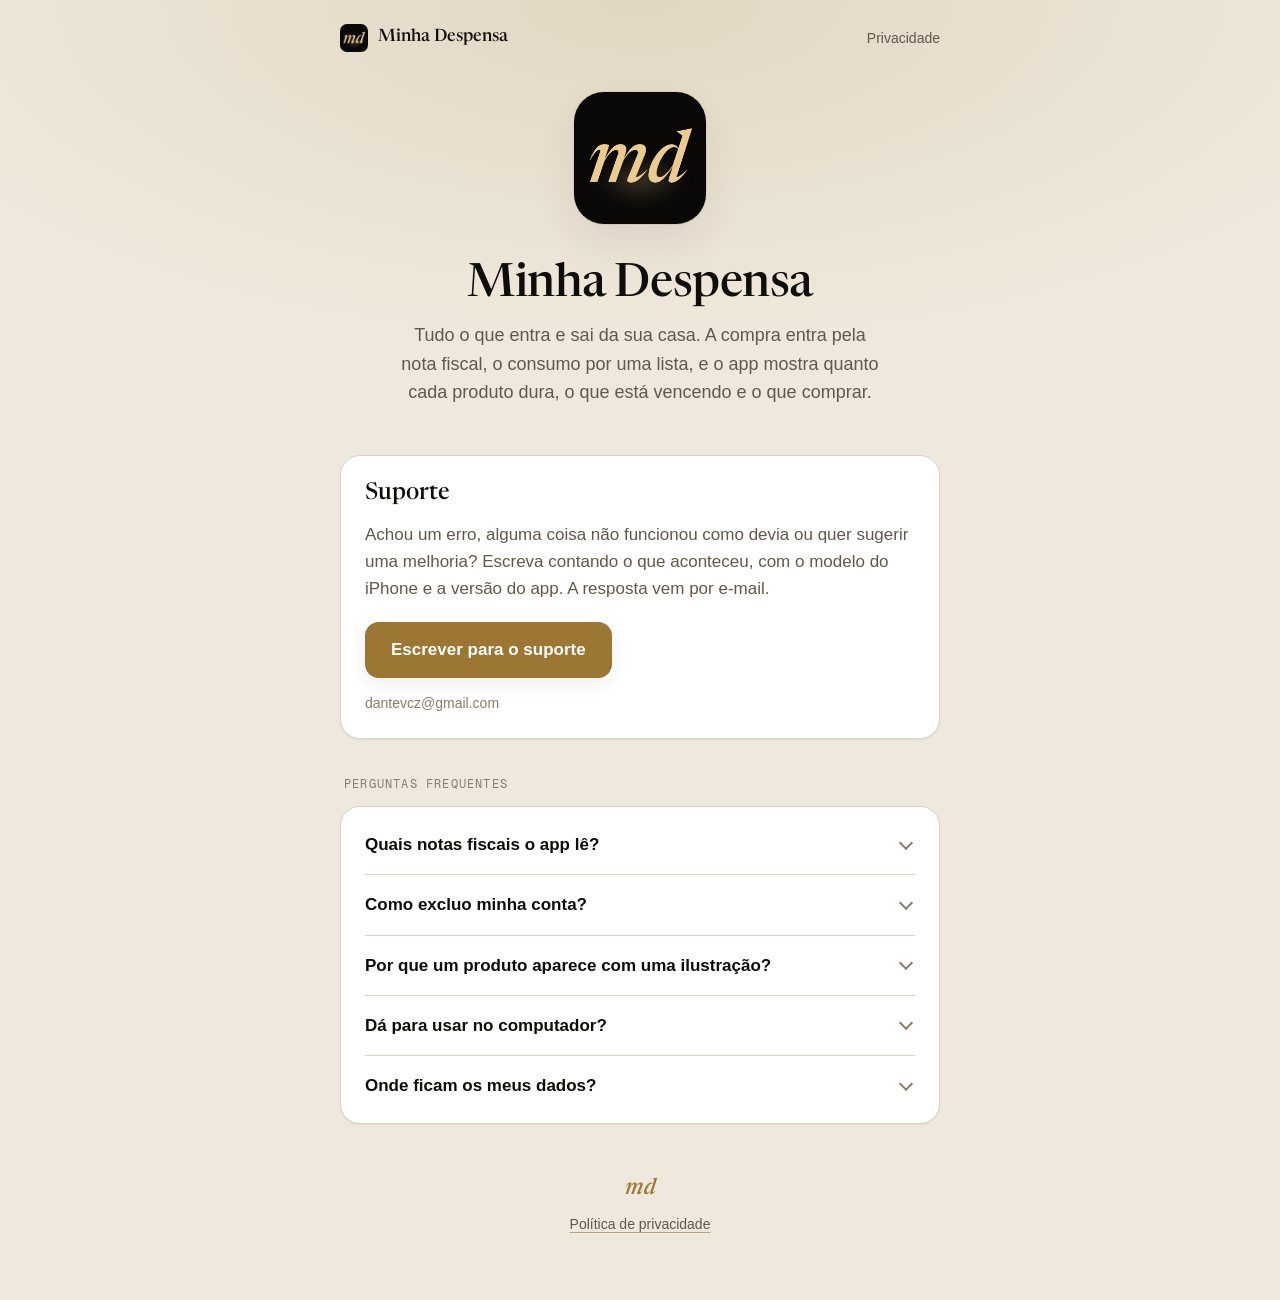
<file: index.html>
<!doctype html>
<html lang="pt-BR">
<head>
<meta charset="utf-8">
<meta name="viewport" content="width=device-width, initial-scale=1">
<title>Minha Despensa · Suporte</title>
<meta name="description" content="Suporte do Minha Despensa, o app que acompanha o que entra e sai da sua casa, da nota fiscal ao fim de cada produto.">
<meta name="theme-color" content="#efe9dd" media="(prefers-color-scheme: light)">
<meta name="theme-color" content="#090807" media="(prefers-color-scheme: dark)">
<link rel="icon" type="image/png" href="favicon.png">
<link rel="apple-touch-icon" href="apple-touch-icon.png">
<link rel="preload" href="fontes/Newsreader-Medium.woff2" as="font" type="font/woff2" crossorigin>
<link rel="stylesheet" href="style.css">
</head>
<body>
<main>
<header class="topo">
  <a class="marca" href="./"><img src="icone.png" alt="">Minha Despensa</a>
  <nav><a href="privacidade.html">Privacidade</a></nav>
</header>

<section class="abertura">
  <img src="icone.png" alt="Ícone do Minha Despensa: as letras md em dourado sobre fundo preto">
  <h1>Minha Despensa</h1>
  <p class="chamada">Tudo o que entra e sai da sua casa. A compra entra pela nota fiscal, o consumo por uma lista, e o app mostra quanto cada produto dura, o&nbsp;que está vencendo e o&nbsp;que comprar.</p>
</section>

<section class="painel">
  <h2>Suporte</h2>
  <p>Achou um erro, alguma coisa não funcionou como devia ou quer sugerir uma melhoria? Escreva contando o que aconteceu, com o modelo do iPhone e a versão do app. A resposta vem por e-mail.</p>
  <a class="botao" href="mailto:dantevcz@gmail.com?subject=Minha%20Despensa&amp;body=iPhone%20%28ex.%3A%20iPhone%2015%29%3A%0AVers%C3%A3o%20do%20iOS%3A%0AVers%C3%A3o%20do%20app%3A%0A%0AO%20que%20aconteceu%3A%0A%0AO%20que%20voc%C3%AA%20esperava%3A%0A">Escrever para o suporte</a>
  <p class="nota">dantevcz@gmail.com</p>
</section>

<p class="rotulo">Perguntas frequentes</p>
<section class="painel perguntas">
  <details>
    <summary>Quais notas fiscais o app lê?</summary>
    <p>A NFC-e, a nota fiscal de consumidor que traz um QR Code no rodapé. O app lê o QR Code, consulta a nota na Secretaria da Fazenda do estado e monta a compra com as linhas da nota, para você revisar antes de salvar. Se a consulta não entregar a nota, dá para fotografá-la ou montar a compra à mão.</p>
  </details>
  <details>
    <summary>Como excluo minha conta?</summary>
    <p>Em Mais &gt; Conta &gt; Excluir conta, no app ou na versão web. A conta e tudo o que você registrou nela, de compras e notas a receitas e fotos, são apagados na hora, sem volta. Se você entrou com a Apple, a Apple pede a sua confirmação antes.</p>
  </details>
  <details>
    <summary>Por que um produto aparece com uma ilustração?</summary>
    <p>É a ilustração da categoria, que fica no lugar da foto enquanto o app não acha a do produto. A foto é procurada pelo código de barras e pelo nome, e você pode tirar a sua na tela do produto.</p>
  </details>
  <details>
    <summary>Dá para usar no computador?</summary>
    <p>Sim. A <a href="https://www.dantevicenzo.com/app/minhadespensa">versão web</a> tem as mesmas telas e entra com a mesma conta. No celular, ela pode ser instalada na tela de início.</p>
  </details>
  <details>
    <summary>Onde ficam os meus dados?</summary>
    <p>No servidor do Minha Despensa, ligados à sua conta, para a mesma despensa aparecer no iPhone e na versão web. Nada é vendido nem usado para anúncios. Os detalhes estão na <a href="privacidade.html">política de privacidade</a>.</p>
  </details>
</section>

<footer>
  <span class="monograma" aria-hidden="true">md</span>
  <a href="privacidade.html">Política de privacidade</a>
</footer>
</main>
</body>
</html>
</file>
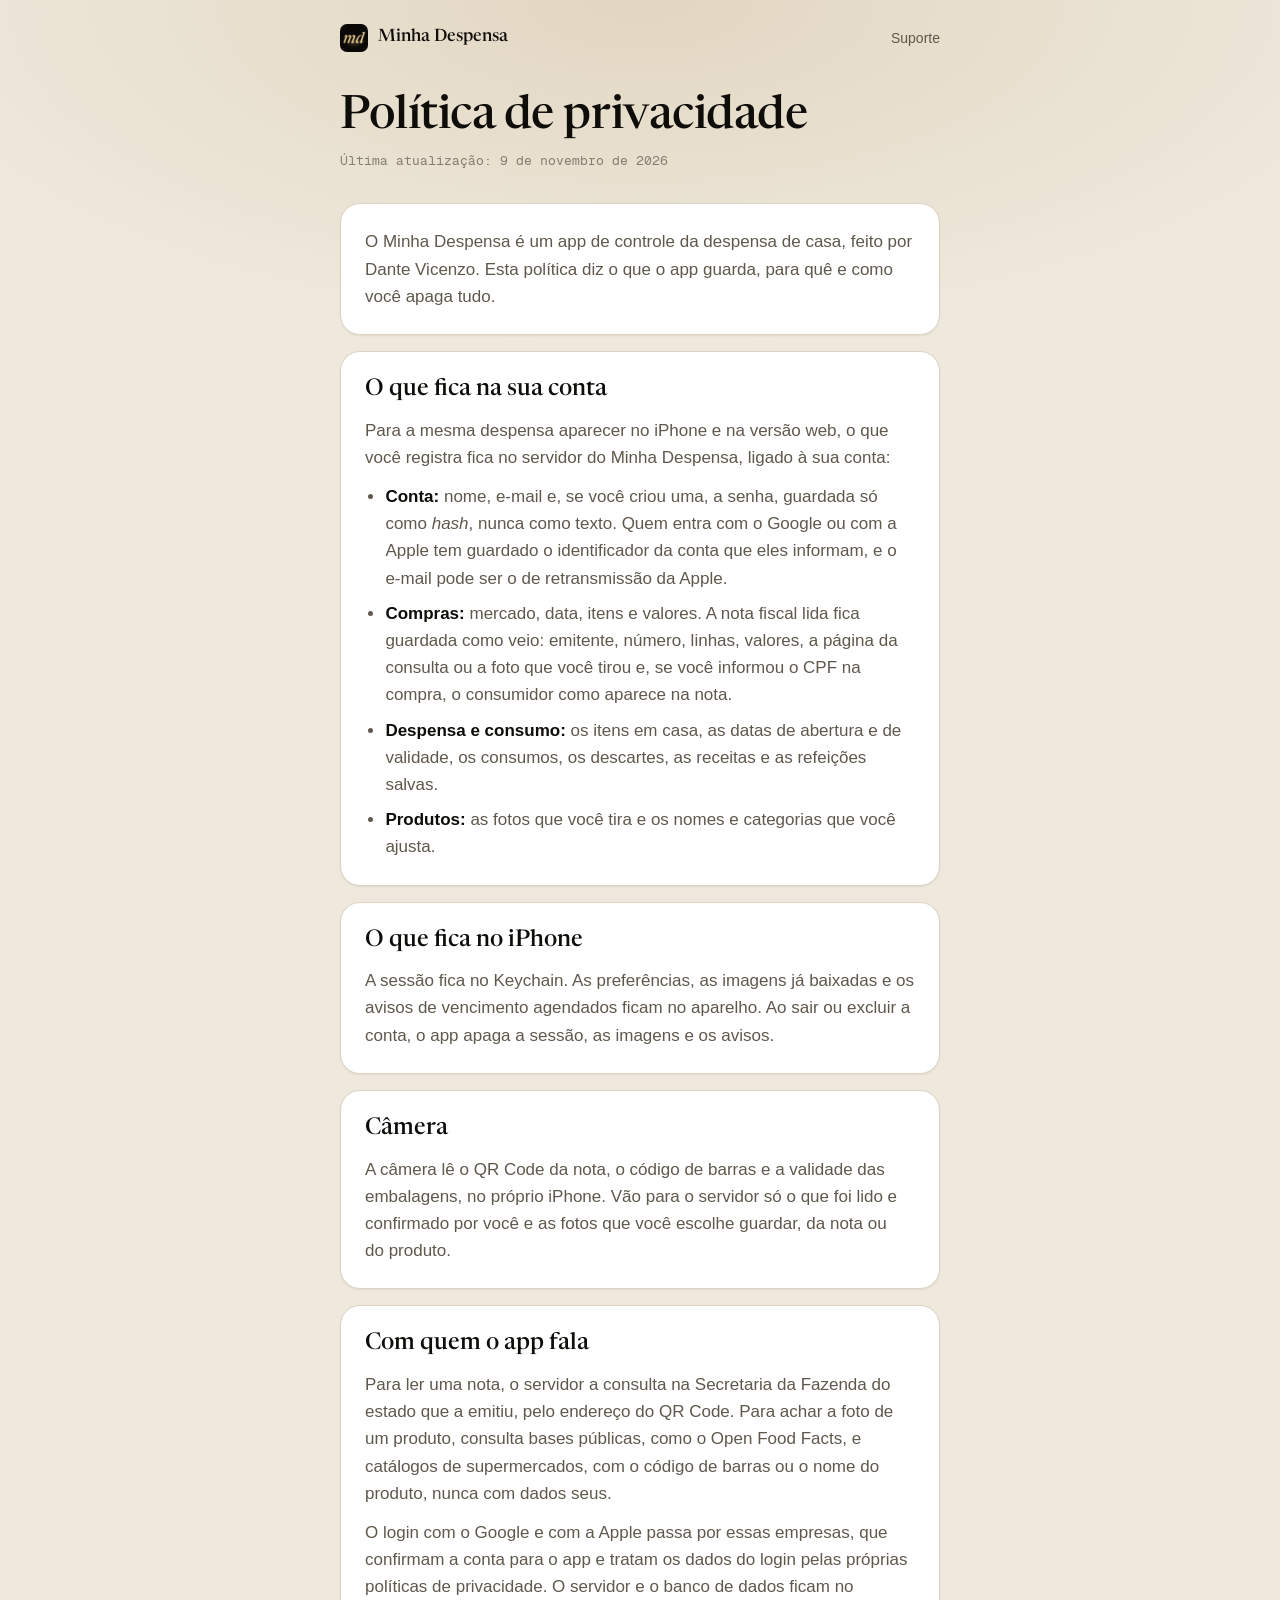
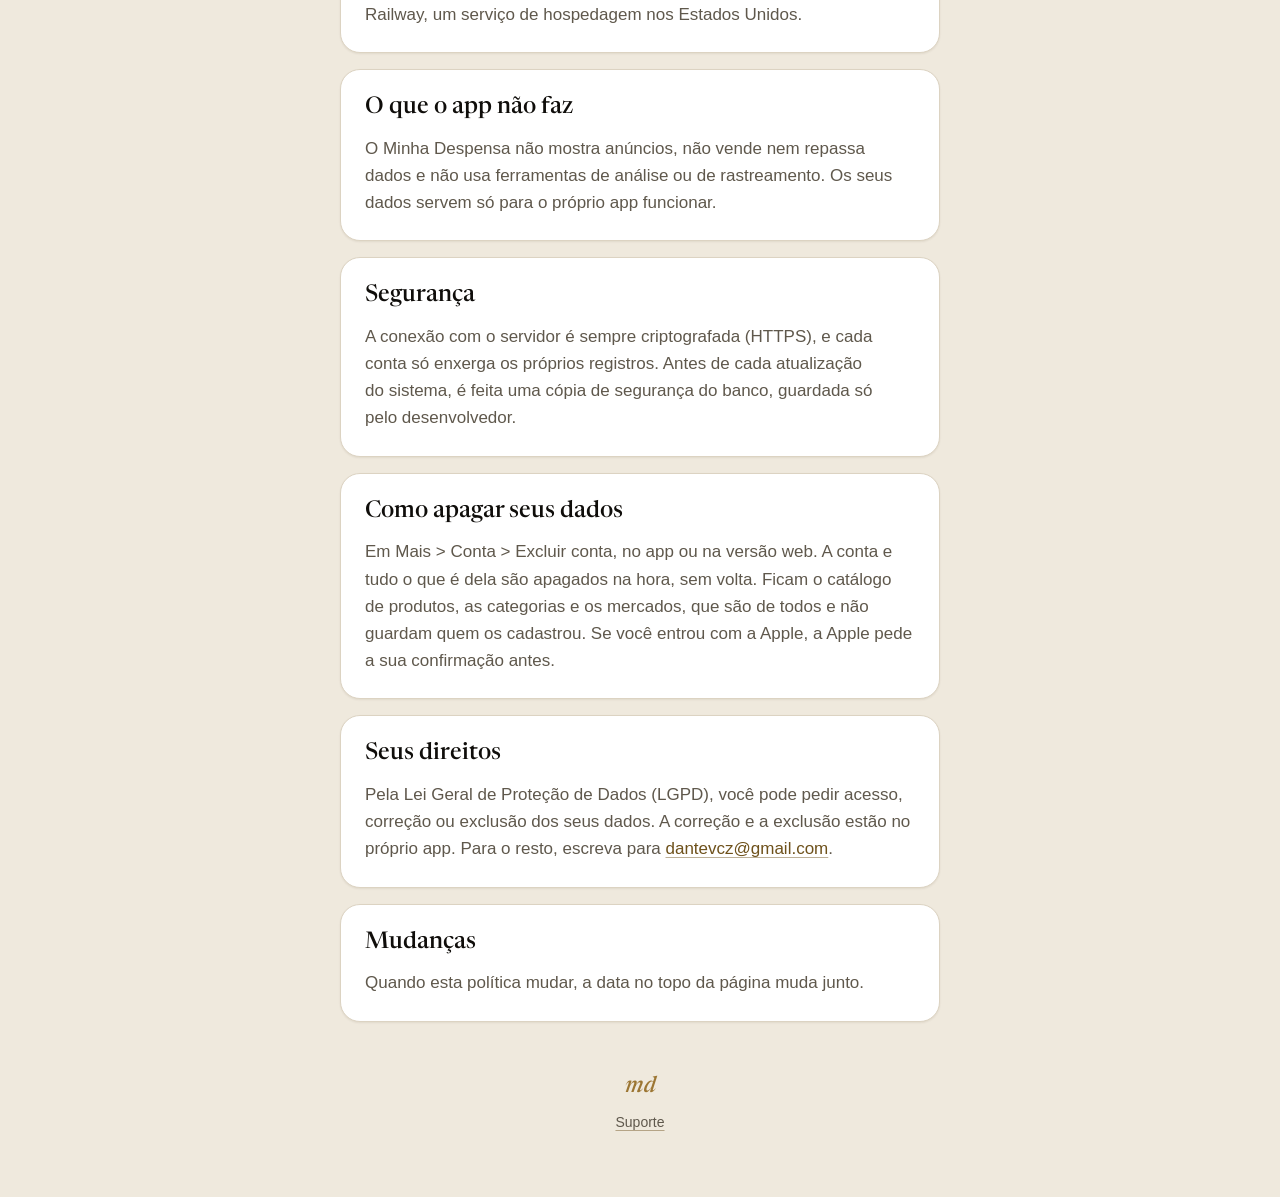
<file: privacidade.html>
<!doctype html>
<html lang="pt-BR">
<head>
<meta charset="utf-8">
<meta name="viewport" content="width=device-width, initial-scale=1">
<title>Minha Despensa · Privacidade</title>
<meta name="description" content="Política de privacidade do Minha Despensa: o que o app guarda, para quê e como apagar.">
<meta name="theme-color" content="#efe9dd" media="(prefers-color-scheme: light)">
<meta name="theme-color" content="#090807" media="(prefers-color-scheme: dark)">
<link rel="icon" type="image/png" href="favicon.png">
<link rel="apple-touch-icon" href="apple-touch-icon.png">
<link rel="preload" href="fontes/Newsreader-Medium.woff2" as="font" type="font/woff2" crossorigin>
<link rel="stylesheet" href="style.css">
</head>
<body>
<main>
<header class="topo">
  <a class="marca" href="./"><img src="icone.png" alt="">Minha Despensa</a>
  <nav><a href="./">Suporte</a></nav>
</header>

<h1 class="titulo-da-pagina">Política de privacidade</h1>
<p class="atualizada">Última atualização: 9 de novembro de 2026</p>

<section class="painel">
  <p>O Minha Despensa é um app de controle da despensa de casa, feito por Dante Vicenzo. Esta política diz o que o app guarda, para quê e como você apaga tudo.</p>
</section>

<section class="painel">
  <h2>O que fica na sua conta</h2>
  <p>Para a mesma despensa aparecer no iPhone e na versão web, o que você registra fica no servidor do Minha Despensa, ligado à sua conta:</p>
  <ul>
    <li><strong>Conta:</strong> nome, e-mail e, se você criou uma, a senha, guardada só como <em>hash</em>, nunca como texto. Quem entra com o Google ou com a Apple tem guardado o identificador da conta que eles informam, e o e-mail pode ser o de retransmissão da Apple.</li>
    <li><strong>Compras:</strong> mercado, data, itens e valores. A nota fiscal lida fica guardada como veio: emitente, número, linhas, valores, a página da consulta ou a foto que você tirou e, se você informou o CPF na compra, o consumidor como aparece na nota.</li>
    <li><strong>Despensa e consumo:</strong> os itens em casa, as datas de abertura e de validade, os consumos, os descartes, as receitas e as refeições salvas.</li>
    <li><strong>Produtos:</strong> as fotos que você tira e os nomes e categorias que você ajusta.</li>
  </ul>
</section>

<section class="painel">
  <h2>O que fica no iPhone</h2>
  <p>A sessão fica no Keychain. As preferências, as imagens já baixadas e os avisos de vencimento agendados ficam no aparelho. Ao sair ou excluir a conta, o app apaga a sessão, as imagens e os avisos.</p>
</section>

<section class="painel">
  <h2>Câmera</h2>
  <p>A câmera lê o QR Code da nota, o código de barras e a validade das embalagens, no próprio iPhone. Vão para o servidor só o que foi lido e confirmado por você e as fotos que você escolhe guardar, da nota ou do produto.</p>
</section>

<section class="painel">
  <h2>Com quem o app fala</h2>
  <p>Para ler uma nota, o servidor a consulta na Secretaria da Fazenda do estado que a emitiu, pelo endereço do QR Code. Para achar a foto de um produto, consulta bases públicas, como o Open Food Facts, e catálogos de supermercados, com o código de barras ou o nome do produto, nunca com dados seus.</p>
  <p>O login com o Google e com a Apple passa por essas empresas, que confirmam a conta para o app e tratam os dados do login pelas próprias políticas de privacidade. O servidor e o banco de dados ficam no Railway, um serviço de hospedagem nos Estados Unidos.</p>
</section>

<section class="painel">
  <h2>O que o app não faz</h2>
  <p>O Minha Despensa não mostra anúncios, não vende nem repassa dados e não usa ferramentas de análise ou de rastreamento. Os seus dados servem só para o próprio app funcionar.</p>
</section>

<section class="painel">
  <h2>Segurança</h2>
  <p>A conexão com o servidor é sempre criptografada (HTTPS), e cada conta só enxerga os próprios registros. Antes de cada atualização do sistema, é feita uma cópia de segurança do banco, guardada só pelo desenvolvedor.</p>
</section>

<section class="painel">
  <h2>Como apagar seus dados</h2>
  <p>Em Mais &gt; Conta &gt; Excluir conta, no app ou na versão web. A conta e tudo o que é dela são apagados na hora, sem volta. Ficam o catálogo de produtos, as categorias e os mercados, que são de todos e não guardam quem os cadastrou. Se você entrou com a Apple, a Apple pede a sua confirmação antes.</p>
</section>

<section class="painel">
  <h2>Seus direitos</h2>
  <p>Pela Lei Geral de Proteção de Dados (LGPD), você pode pedir acesso, correção ou exclusão dos seus dados. A correção e a exclusão estão no próprio app. Para o resto, escreva para <a href="mailto:dantevcz@gmail.com?subject=Minha%20Despensa%3A%20privacidade">dantevcz@gmail.com</a>.</p>
</section>

<section class="painel">
  <h2>Mudanças</h2>
  <p>Quando esta política mudar, a data no topo da página muda junto.</p>
</section>

<footer>
  <span class="monograma" aria-hidden="true">md</span>
  <a href="./">Suporte</a>
</footer>
</main>
</body>
</html>
</file>
<file: style.css>
/* Páginas públicas do Minha Despensa (suporte e política de privacidade).
   Cores e fontes dos tokens do app (web/src/design/tokens.css), no claro e no escuro. */
@font-face {
  font-family: "Newsreader";
  src: url("fontes/Newsreader-Medium.woff2") format("woff2");
  font-weight: 500;
  font-style: normal;
  font-display: swap;
}

@font-face {
  font-family: "Newsreader";
  src: url("fontes/Newsreader-MediumItalic-md.woff2") format("woff2");
  font-weight: 500;
  font-style: italic;
  font-display: swap;
}

@font-face {
  font-family: "Geist Mono";
  src: url("fontes/GeistMono-Regular.woff2") format("woff2");
  font-weight: 400;
  font-style: normal;
  font-display: swap;
}

:root {
  --fundo: #efe9dd;
  --superficie: #ffffff;
  --superficie-elevada: #e3dbcb;
  --texto: #0f0d0a;
  --texto-secundario: #5f584c;
  --texto-terciario: #857d6f;
  --borda: #dcd3c2;
  --destaque: #9c7633;
  --destaque-texto: #6e511b;
  --sobre-destaque: #ffffff;
  --sombra: rgba(61, 43, 15, 0.08);
  --brilho: rgba(156, 118, 51, 0.16);
  --titulo: "Newsreader", "Iowan Old Style", "Palatino", Georgia, serif;
  --texto-corrido: -apple-system, BlinkMacSystemFont, "SF Pro Text", "Segoe UI", Roboto, "Helvetica Neue", Arial, sans-serif;
  --mono: "Geist Mono", ui-monospace, "SF Mono", Menlo, monospace;
  color-scheme: light dark;
}

@media (prefers-color-scheme: dark) {
  :root {
    --fundo: #090807;
    --superficie: #1d1b17;
    --superficie-elevada: #312d27;
    --texto: #fbf8f1;
    --texto-secundario: #b0a898;
    --texto-terciario: #857d6f;
    --borda: #34302a;
    --destaque: #ebcb8f;
    --destaque-texto: #ebcb8f;
    --sobre-destaque: #090807;
    --sombra: rgba(0, 0, 0, 0.4);
    --brilho: rgba(235, 203, 143, 0.1);
  }
}

* {
  box-sizing: border-box;
}

html {
  background: var(--fundo);
}

body {
  margin: 0;
  min-height: 100vh;
  color: var(--texto);
  font-family: var(--texto-corrido);
  font-size: 17px;
  line-height: 1.6;
  -webkit-font-smoothing: antialiased;
  text-rendering: optimizeLegibility;
  background:
    radial-gradient(90% 55% at 50% 0%, var(--brilho) 0%, transparent 70%),
    var(--fundo);
  background-attachment: fixed;
}

main {
  max-width: 640px;
  margin: 0 auto;
  padding: 24px 20px 64px;
}

a {
  color: var(--destaque-texto);
  text-decoration-color: color-mix(in srgb, var(--destaque-texto) 45%, transparent);
  text-underline-offset: 3px;
}

a:hover {
  text-decoration-color: currentColor;
}

:focus-visible {
  outline: 2px solid var(--destaque);
  outline-offset: 3px;
  border-radius: 6px;
}

.topo {
  display: flex;
  justify-content: space-between;
  align-items: center;
  margin-bottom: 40px;
  font-size: 14px;
}

.marca {
  display: inline-flex;
  align-items: center;
  gap: 10px;
  color: var(--texto);
  font-family: var(--titulo);
  font-size: 17px;
  font-weight: 500;
  text-decoration: none;
}

.marca img {
  width: 28px;
  height: 28px;
  border-radius: 7px;
}

.topo nav a {
  color: var(--texto-secundario);
  text-decoration: none;
}

.topo nav a:hover {
  color: var(--texto);
}

.abertura {
  text-align: center;
  margin: 8px 0 48px;
}

.abertura img {
  width: 132px;
  height: 132px;
  border-radius: 30px;
  box-shadow: 0 18px 40px var(--sombra), 0 0 0 1px var(--borda);
}

h1 {
  margin: 28px 0 10px;
  font-family: var(--titulo);
  font-size: clamp(36px, 8vw, 46px);
  font-weight: 500;
  line-height: 1.1;
  letter-spacing: -0.01em;
}

.chamada {
  margin: 0 auto;
  max-width: 30em;
  color: var(--texto-secundario);
  font-size: 18px;
  text-wrap: balance;
}

h2 {
  margin: 0 0 12px;
  font-family: var(--titulo);
  font-size: 23px;
  font-weight: 500;
  line-height: 1.25;
}

.titulo-da-pagina {
  margin: 0 0 8px;
}

.atualizada {
  margin: 0 0 32px;
  color: var(--texto-terciario);
  font-family: var(--mono);
  font-size: 13px;
}

.painel {
  margin: 0 0 16px;
  padding: 24px;
  background: var(--superficie);
  border: 1px solid var(--borda);
  border-radius: 20px;
  box-shadow: 0 1px 2px var(--sombra);
}

.painel p,
.painel li {
  color: var(--texto-secundario);
}

.painel p {
  margin: 0 0 12px;
  text-wrap: pretty;
}

.painel p:last-child,
.painel ul:last-child {
  margin-bottom: 0;
}

.painel ul {
  margin: 0 0 12px;
  padding-left: 1.2em;
}

.painel li + li {
  margin-top: 8px;
}

.painel strong {
  color: var(--texto);
  font-weight: 600;
}

.rotulo {
  margin: 36px 0 12px 4px;
  color: var(--texto-terciario);
  font-family: var(--mono);
  font-size: 12px;
  letter-spacing: 0.1em;
  text-transform: uppercase;
}

.botao {
  display: inline-block;
  margin-top: 8px;
  padding: 14px 26px;
  color: var(--sobre-destaque);
  background: var(--destaque);
  border-radius: 14px;
  font-size: 17px;
  font-weight: 600;
  text-decoration: none;
  box-shadow: 0 6px 18px var(--sombra);
  transition: transform 0.15s ease, box-shadow 0.15s ease;
}

.botao:hover {
  transform: translateY(-1px);
  box-shadow: 0 10px 24px var(--sombra);
}

.nota {
  margin-top: 14px !important;
  color: var(--texto-terciario) !important;
  font-size: 14px;
}

details {
  border-top: 1px solid var(--borda);
}

details:first-of-type {
  border-top: none;
}

summary {
  position: relative;
  padding: 16px 32px 16px 0;
  cursor: pointer;
  list-style: none;
  font-weight: 600;
}

summary::-webkit-details-marker {
  display: none;
}

summary::after {
  content: "";
  position: absolute;
  right: 4px;
  top: 50%;
  width: 8px;
  height: 8px;
  border-right: 2px solid var(--texto-terciario);
  border-bottom: 2px solid var(--texto-terciario);
  transform: translateY(-70%) rotate(45deg);
  transition: transform 0.2s ease;
}

details[open] summary::after {
  transform: translateY(-30%) rotate(-135deg);
}

details p {
  margin: 0 0 16px !important;
}

.perguntas {
  padding-top: 8px;
  padding-bottom: 8px;
}

footer {
  margin-top: 48px;
  color: var(--texto-terciario);
  font-size: 14px;
  text-align: center;
}

footer a {
  color: var(--texto-secundario);
}

.monograma {
  display: block;
  margin-bottom: 6px;
  color: var(--destaque);
  font-family: var(--titulo);
  font-size: 22px;
  font-style: italic;
  font-weight: 500;
}

@media (max-width: 480px) {
  body {
    font-size: 16px;
  }

  .painel {
    padding: 20px;
  }

  .botao {
    display: block;
    text-align: center;
  }
}
</file>
